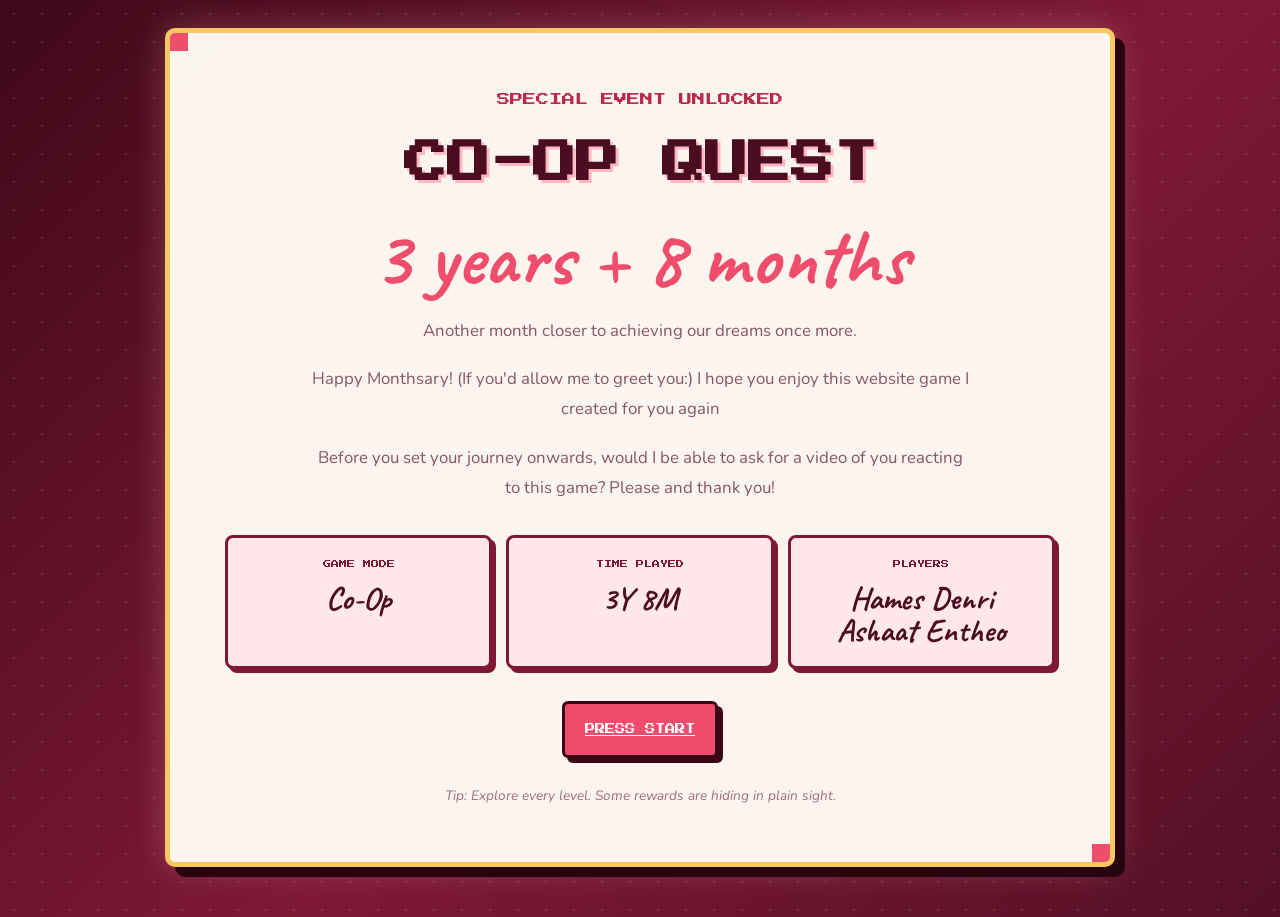
<file: index.html>
<!DOCTYPE html>
<html lang="en">
<head>
  <meta charset="UTF-8">
  <meta name="viewport" content="width=device-width, initial-scale=1.0">

  <title>Co-Op Quest: 3 Years + 8 Months</title>

  <link rel="stylesheet" href="game.css">
</head>

<body>
  <main class="game-screen">
    <section class="game-window">

      <p class="game-label">SPECIAL EVENT UNLOCKED</p>

      <h1 class="pixel-title">CO-OP QUEST</h1>

      <h2 class="handwritten-title">3 years + 8 months</h2>

      <p class="story-text">
        Another month closer to achieving our dreams once more.
      </p>

      <p class="story-text">
        Happy Monthsary! (If you'd allow me to greet you:) I hope you enjoy this website game I created for you again
      </p>

      <p class="story-text">
        Before you set your journey onwards, would I be able to ask for a video of you reacting to this game? Please and thank you!
      </p>

      <section class="stat-grid">
        <div class="stat-card">
          <span class="stat-name">GAME MODE</span>
          <span class="stat-value">Co-Op</span>
        </div>

        <div class="stat-card">
          <span class="stat-name">TIME PLAYED</span>
          <span class="stat-value">3Y 8M</span>
        </div>

        <div class="stat-card">
          <span class="stat-name">PLAYERS</span>
          <span class="stat-value">Hames Denri <br> Ashaat Entheo</span>
        </div>
      </section>

      <div class="button-area">
        <a class="game-button" href="memory.html">
          PRESS START
        </a>
      </div>

      <p class="tiny-note">
        Tip: Explore every level. Some rewards are hiding in plain sight.
      </p>

    </section>
  </main>
</body>
</html>
</file>
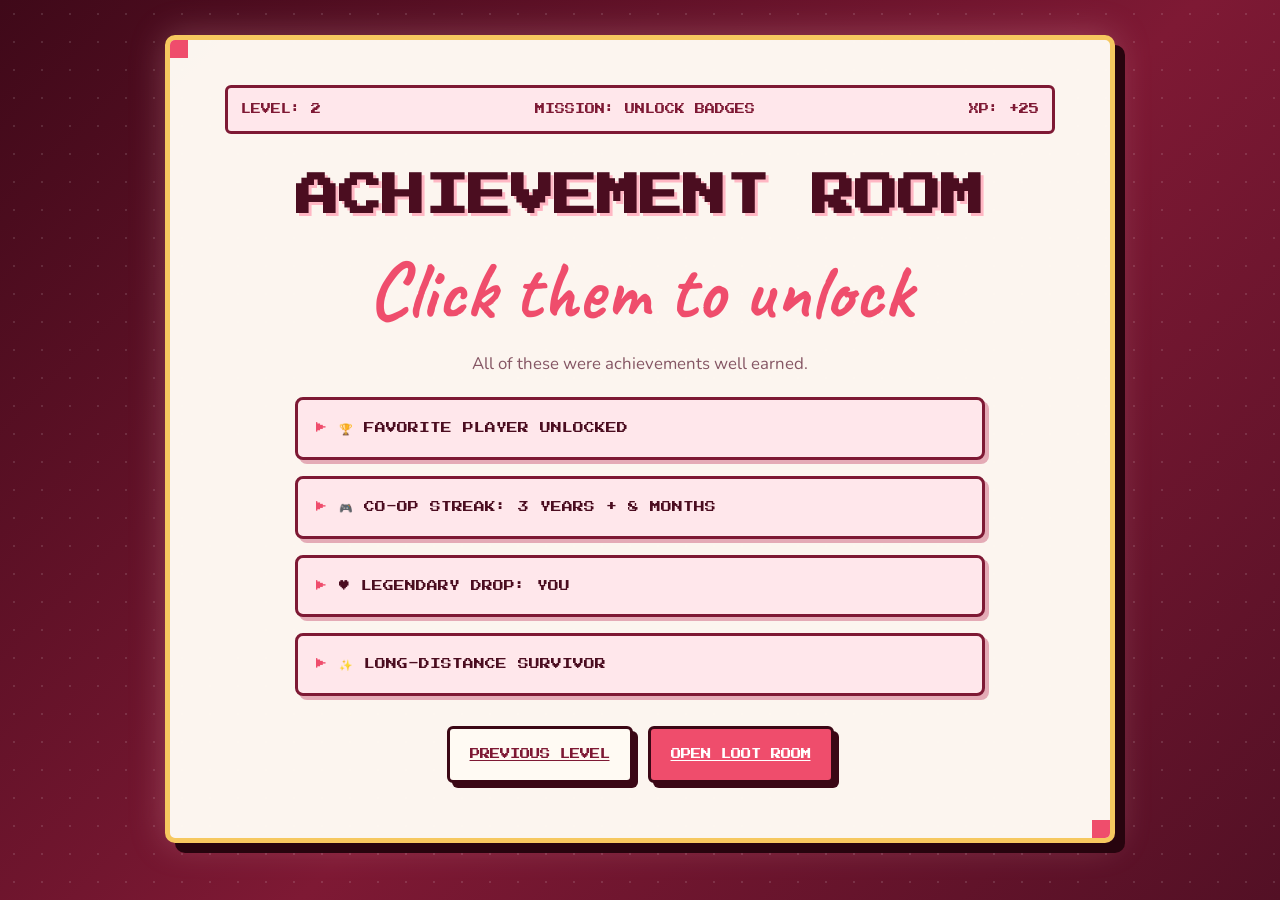
<file: achievements.html>
<!DOCTYPE html>
<html lang="en">
<head>
  <meta charset="UTF-8">
  <meta name="viewport" content="width=device-width, initial-scale=1.0">

  <title>Co-Op Quest: Achievements</title>

  <link rel="stylesheet" href="game.css">
</head>

<body>
  <main class="game-screen">
    <section class="game-window">

      <div class="hud">
        <span>LEVEL: 2</span>
        <span>MISSION: UNLOCK BADGES</span>
        <span>XP: +25</span>
      </div>

      <h1 class="pixel-title">ACHIEVEMENT ROOM</h1>

      <h2 class="handwritten-title">Click them to unlock</h2>

      <p class="story-text">
        All of these were achievements well earned.
      </p>

      <details class="unlock-card">
        <summary>🏆 FAVORITE PLAYER UNLOCKED</summary>
        <div class="unlock-content">
          <strong>Reward:</strong> Out of all the other players in each server I've been in, you became my "GG Frickin Ez". I logged into Schuller, dominated the class with you since we clashed academic wise. You became the Verity to my Falsity, so together we could be Loveity and take the Cruelty away. (Please don't be mad I put brainrot in this, I don't know how to flirt. I swear this is all very sincere, I just wanted to throw in something corny cause that's who I am)
        </div>
      </details>

      <details class="unlock-card">
        <summary>🎮 CO-OP STREAK: 3 YEARS + 8 MONTHS</summary>
        <div class="unlock-content">
          <strong>Reward:</strong> We were only joking before when I mentioned "We need to last longer than 2 years" and we actually did. I wasn't trying to look down on our capability to make it. But knowing we're closer to 4 years than 2 years now blows my mind every time. I'm in awful regret to have even thought of trying to walk away from that, it only hurt us both and I want to apologize sincerely for that and I will never have doubts like that again.
        </div>
      </details>

      <details class="unlock-card">
        <summary>♥ LEGENDARY DROP: YOU</summary>
        <div class="unlock-content">
          <strong>Reward:</strong> Rare item found. One person who mattered
          to me far more than any game item ever could. Thank you for still being considerate of me after everything. You give me reasons everyday why I shouldn't give up and continue pursuing my dreams, those dreams include our development as a couple.
        </div>
      </details>

      <details class="unlock-card">
        <summary>✨ LONG-DISTANCE SURVIVOR</summary>
        <div class="unlock-content">
          <strong>Reward:</strong> What I've been telling myself this whole time is that "If I've survived long distance for 2 years with the wrong person, then I'm sure I can survive long distance with whom I believe is the right person for me." You are also my motivation for everything I do, but most of my feelings before came from the fear of not letting you experience normal close relationships. I now know that something as shallow as that doesn't matter to you, and your reason for being with me is because you see me as a lifelong partner, not just someone you let stick around because you like the feeling of being in a relationship with someone.
        </div>
      </details>

      <div class="button-area">
        <a class="game-button secondary" href="memory.html">
          PREVIOUS LEVEL
        </a>

        <a class="game-button" href="lootbox.html">
          OPEN LOOT ROOM
        </a>
      </div>

    </section>
  </main>
</body>
</html>
</file>
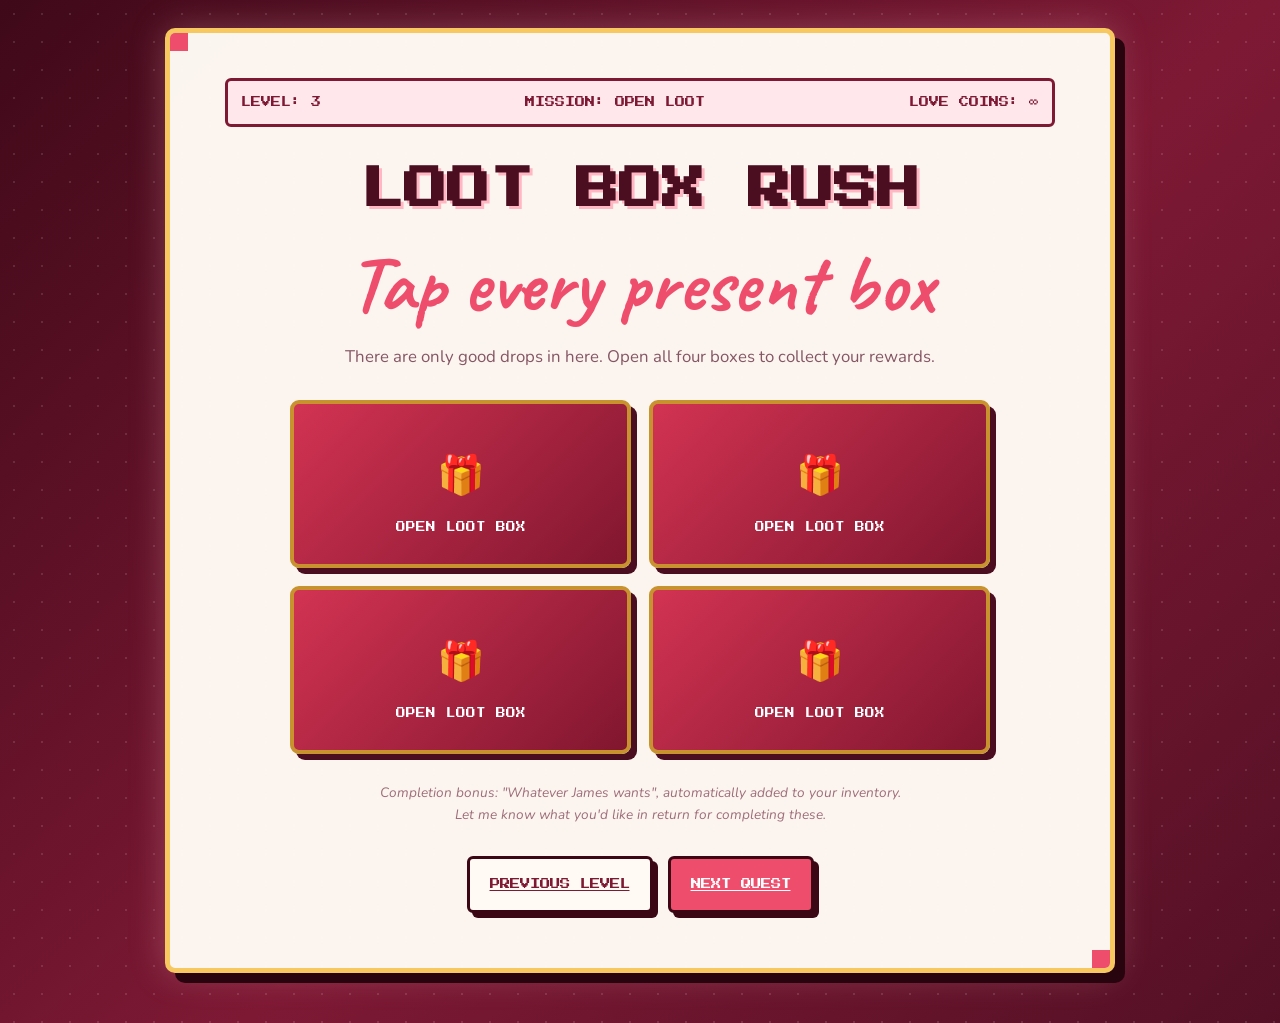
<file: lootbox.html>
<!DOCTYPE html>
<html lang="en">
<head>
  <meta charset="UTF-8">
  <meta name="viewport" content="width=device-width, initial-scale=1.0">

  <title>Co-Op Quest: Loot Room</title>

  <link rel="stylesheet" href="game.css">
</head>

<body>
  <main class="game-screen">
    <section class="game-window">

      <div class="hud">
        <span>LEVEL: 3</span>
        <span>MISSION: OPEN LOOT</span>
        <span>LOVE COINS: ∞</span>
      </div>

      <h1 class="pixel-title">LOOT BOX RUSH</h1>

      <h2 class="handwritten-title">Tap every present box</h2>

      <p class="story-text">
        There are only good drops in here.
        Open all four boxes to collect your rewards.
      </p>

      <section class="loot-grid">

        <details class="loot-card">
          <summary>OPEN LOOT BOX</summary>
          <div class="loot-reward">
            +100 comfort points<br>
            You make hard days feel a little lighter, even when we're fighting or not talking, all I look for whenever I'm having a tough time, I look for you to talk to, but as much as I've been wanting to do that, I don't want to disrupt your peace with problems you have no duty to listen in to. Just know I've been thinking about you in my everyday life and how sorry I am that I hurt you.
          </div>
        </details>

        <details class="loot-card">
          <summary>OPEN LOOT BOX</summary>
          <div class="loot-reward">
            Rare item found:<br>
            One flight ticket back home :D ! I finally figured out how easy it is to be able to go home and still go back to canada, it didn't need too much extra documents. Instead of my parents coming to canada, I would go home since I feel extremely home sick each time. I probably won't be able to to go this december but me going home on April 2027 is for sure already !! 
          </div>
        </details>

        <details class="loot-card">
          <summary>OPEN LOOT BOX</summary>
          <div class="loot-reward">
            Secret buff unlocked:<br>
            I'll give you even more support and help whenever you need it. Motivation? I'll provide it for you wholeheartedly. Feeling down? I'll do my best to cheer you up in any way that can help. Just need a break from everything? I'll be your rest, I won't be that difficult girl to be with anymore, I'll finally become that person who gives you peace rather than fear. I'll become the person, the partner you need me to be.
          </div>
        </details>

        <details class="loot-card">
          <summary>OPEN LOOT BOX</summary>
          <div class="loot-reward">
            Legendary drop:<br>
            You have my heart, my commitment, and my entire life. That's a promise I intend to fully keep, no more games, no more silly overthinking when you don't give me a reason to, I'll start thinking securely like we're already a married couple that are just away for work. I will become the chill girlfriend but at the same time, I will flex you, and be proud of you to let everyone know that I'm taken by an amazing man.
          </div>
        </details>

      </section>

      <p class="tiny-note">
        Completion bonus: "Whatever James wants", automatically added to your inventory. <br> Let me know what you'd like in return for completing these.
      </p>

      <div class="button-area">
        <a class="game-button secondary" href="achievements.html">
          PREVIOUS LEVEL
        </a>

        <a class="game-button" href="questboard.html">
          NEXT QUEST
        </a>
      </div>

    </section>
  </main>
</body>
</html>
</file>
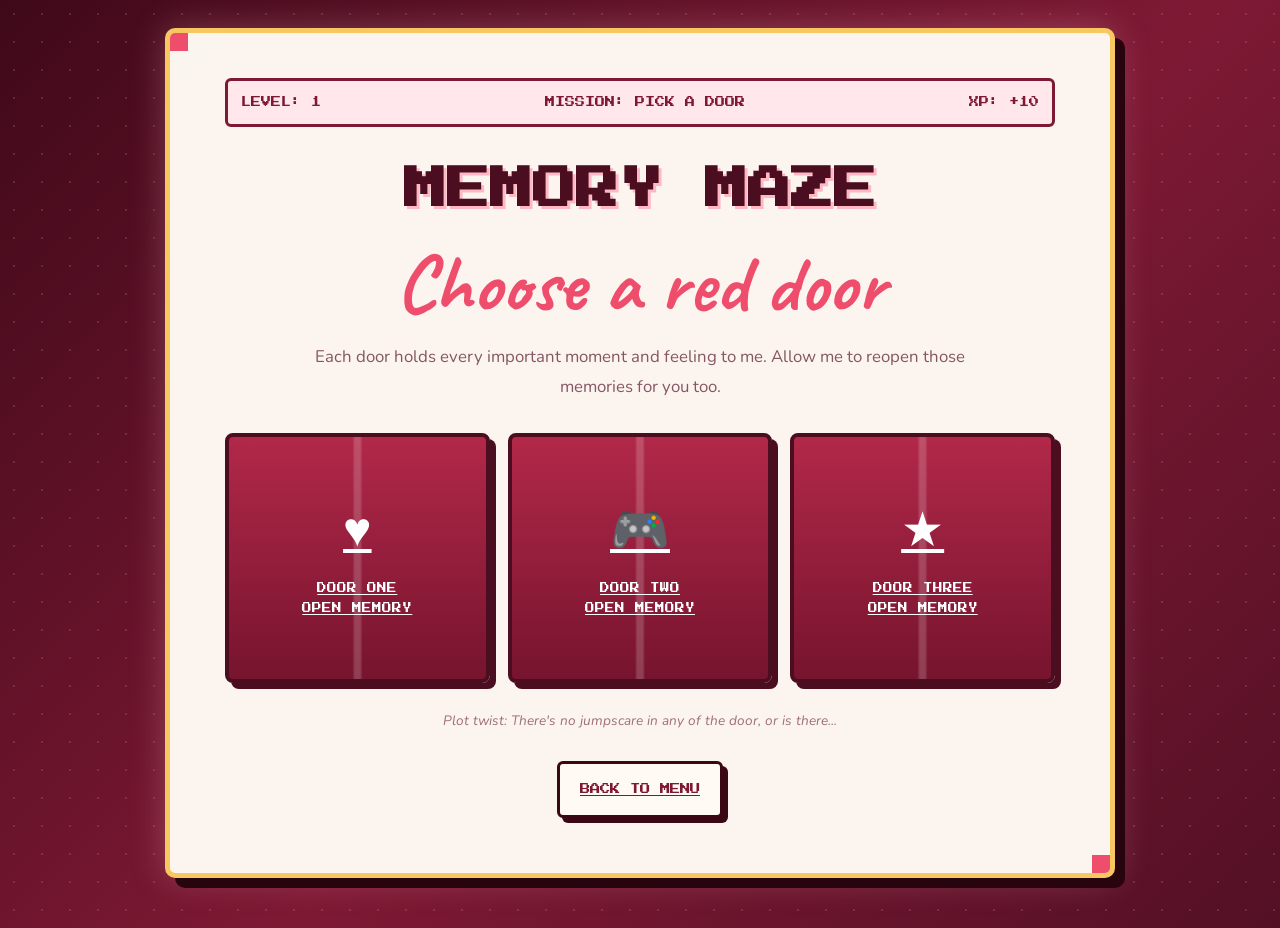
<file: memory.html>
<!DOCTYPE html>
<html lang="en">
<head>
  <meta charset="UTF-8">
  <meta name="viewport" content="width=device-width, initial-scale=1.0">

  <title>Co-Op Quest: Memory Doors</title>

  <link rel="stylesheet" href="game.css">
</head>

<body>
  <main class="game-screen">
    <section class="game-window">

      <div class="hud">
        <span>LEVEL: 1</span>
        <span>MISSION: PICK A DOOR</span>
        <span>XP: +10</span>
      </div>

      <h1 class="pixel-title">MEMORY MAZE</h1>

      <h2 class="handwritten-title">Choose a red door</h2>

      <p class="story-text">
        Each door holds every important moment and feeling to me. Allow me to reopen those memories for you too.
      </p>

      <section class="door-grid">

        <a class="memory-door" href="one.html">
          <span class="door-icon">♥</span>
          <span class="door-text">
            DOOR ONE<br>
            OPEN MEMORY
          </span>
        </a>

        <a class="memory-door" href="two.html">
          <span class="door-icon">🎮</span>
          <span class="door-text">
            DOOR TWO<br>
            OPEN MEMORY
          </span>
        </a>

        <a class="memory-door" href="three.html">
          <span class="door-icon">★</span>
          <span class="door-text">
            DOOR THREE<br>
            OPEN MEMORY
          </span>
        </a>

      </section>

      <p class="tiny-note">
        Plot twist: There's no jumpscare in any of the door, or is there...
      </p>

      <div class="button-area">
        <a class="game-button secondary" href="index.html">
          BACK TO MENU
        </a>
      </div>

    </section>
  </main>
</body>
</html>
</file>
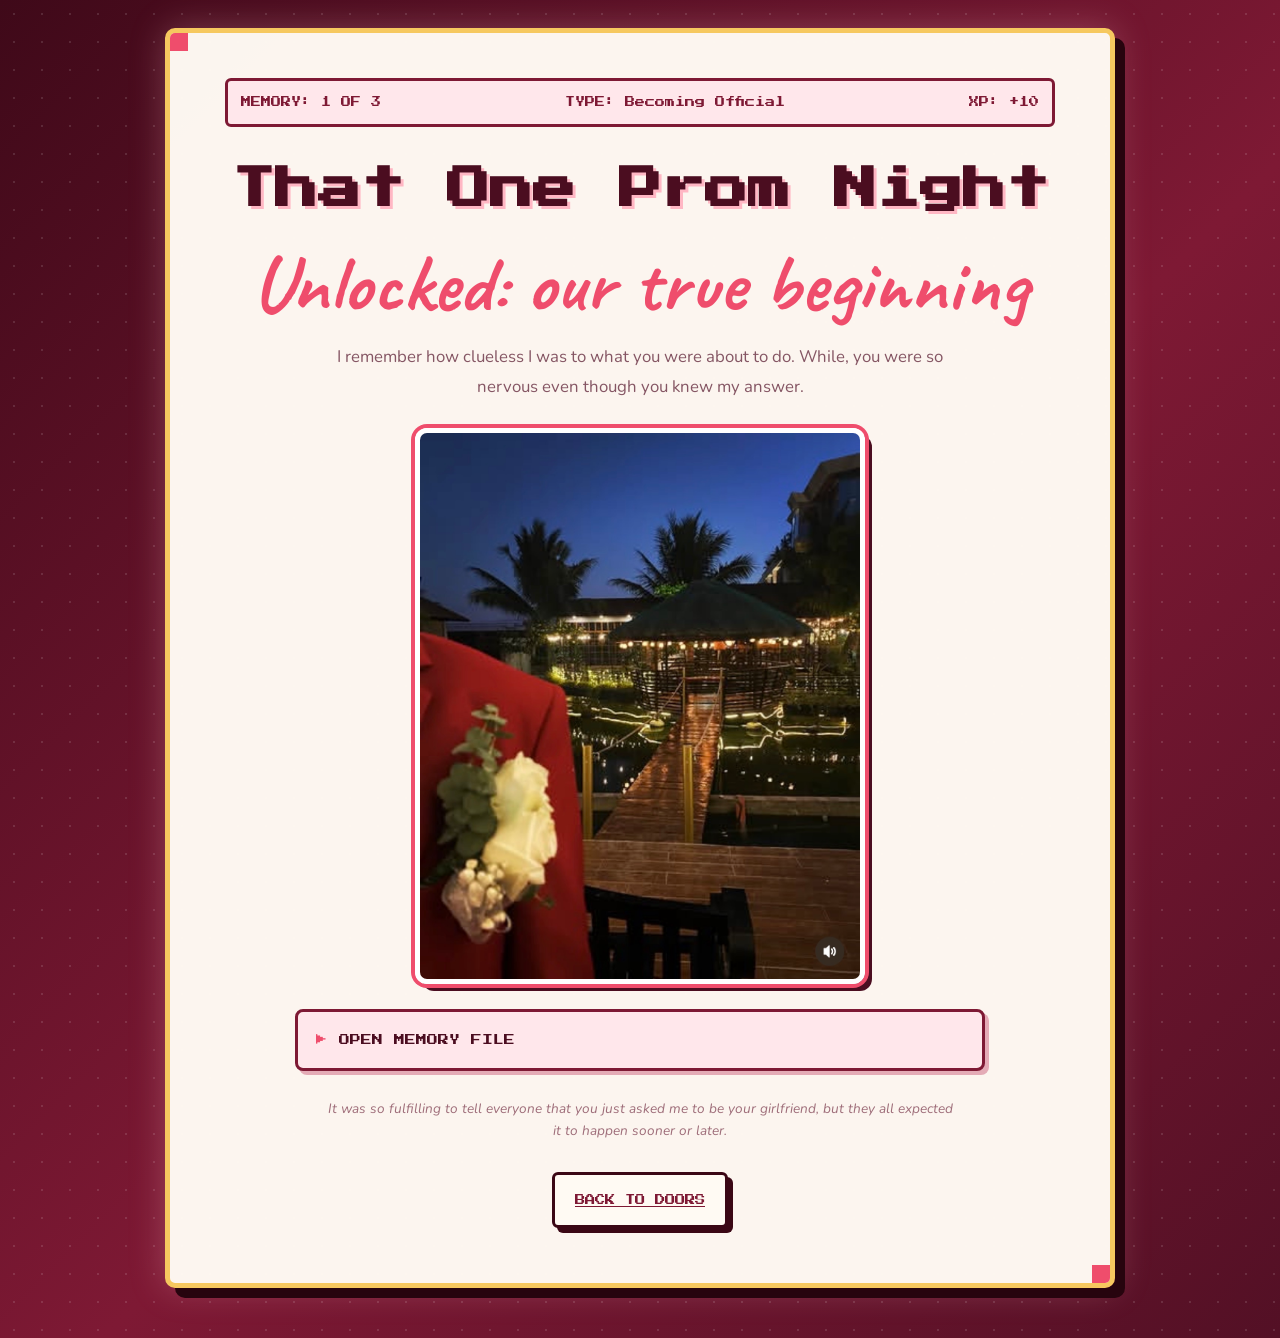
<file: one.html>
<!DOCTYPE html>
<html lang="en">
<head>
  <meta charset="UTF-8">
  <meta name="viewport" content="width=device-width, initial-scale=1.0">

  <title>Co-Op Quest: Warm Memory</title>

  <link rel="stylesheet" href="game.css">
</head>

<body>
  <main class="game-screen">
    <section class="game-window">

      <div class="hud">
        <span>MEMORY: 1 OF 3</span>
        <span>TYPE: Becoming Official</span>
        <span>XP: +10</span>
      </div>

      <h1 class="pixel-title">That One Prom Night</h1>

      <h2 class="handwritten-title">Unlocked: our true beginning</h2>

      <p class="story-text">
        I remember how clueless I was to what you were about to do. While, you were so nervous even though you knew my answer.
      </p>

      
      <img class="memory-photo" src="images/first.jpeg" alt="The moment it all happened" title="A few seconds before we fully chose each other">
      

      <details class="unlock-card">
        <summary>OPEN MEMORY FILE</summary>

        <div class="unlock-content">
          <strong>Memory unlocked:</strong>
          My requirement for you at the time was that we both had to be okay with telling our families about our relationship since I didn't want us to hide what we had if we were actually serious about one another. It was mainly a test for you, I was scared that you were only dating me because you had no other option. But now looking back at it, you truly did love me, and you've been consistent at doing that for so long.
          You got me the most beautiful forever flowers that are still displayed back home to this day. Thank you.     
        </div>
      </details>

      <p class="tiny-note">
        It was so fulfilling to tell everyone that you just asked me to be your girlfriend, but they all expected it to happen sooner or later. 
      </p>

      <div class="button-area">
        <a class="game-button secondary" href="memory.html">
          BACK TO DOORS
        </a>
      </div>

    </section>
  </main>
</body>
</html>
</file>
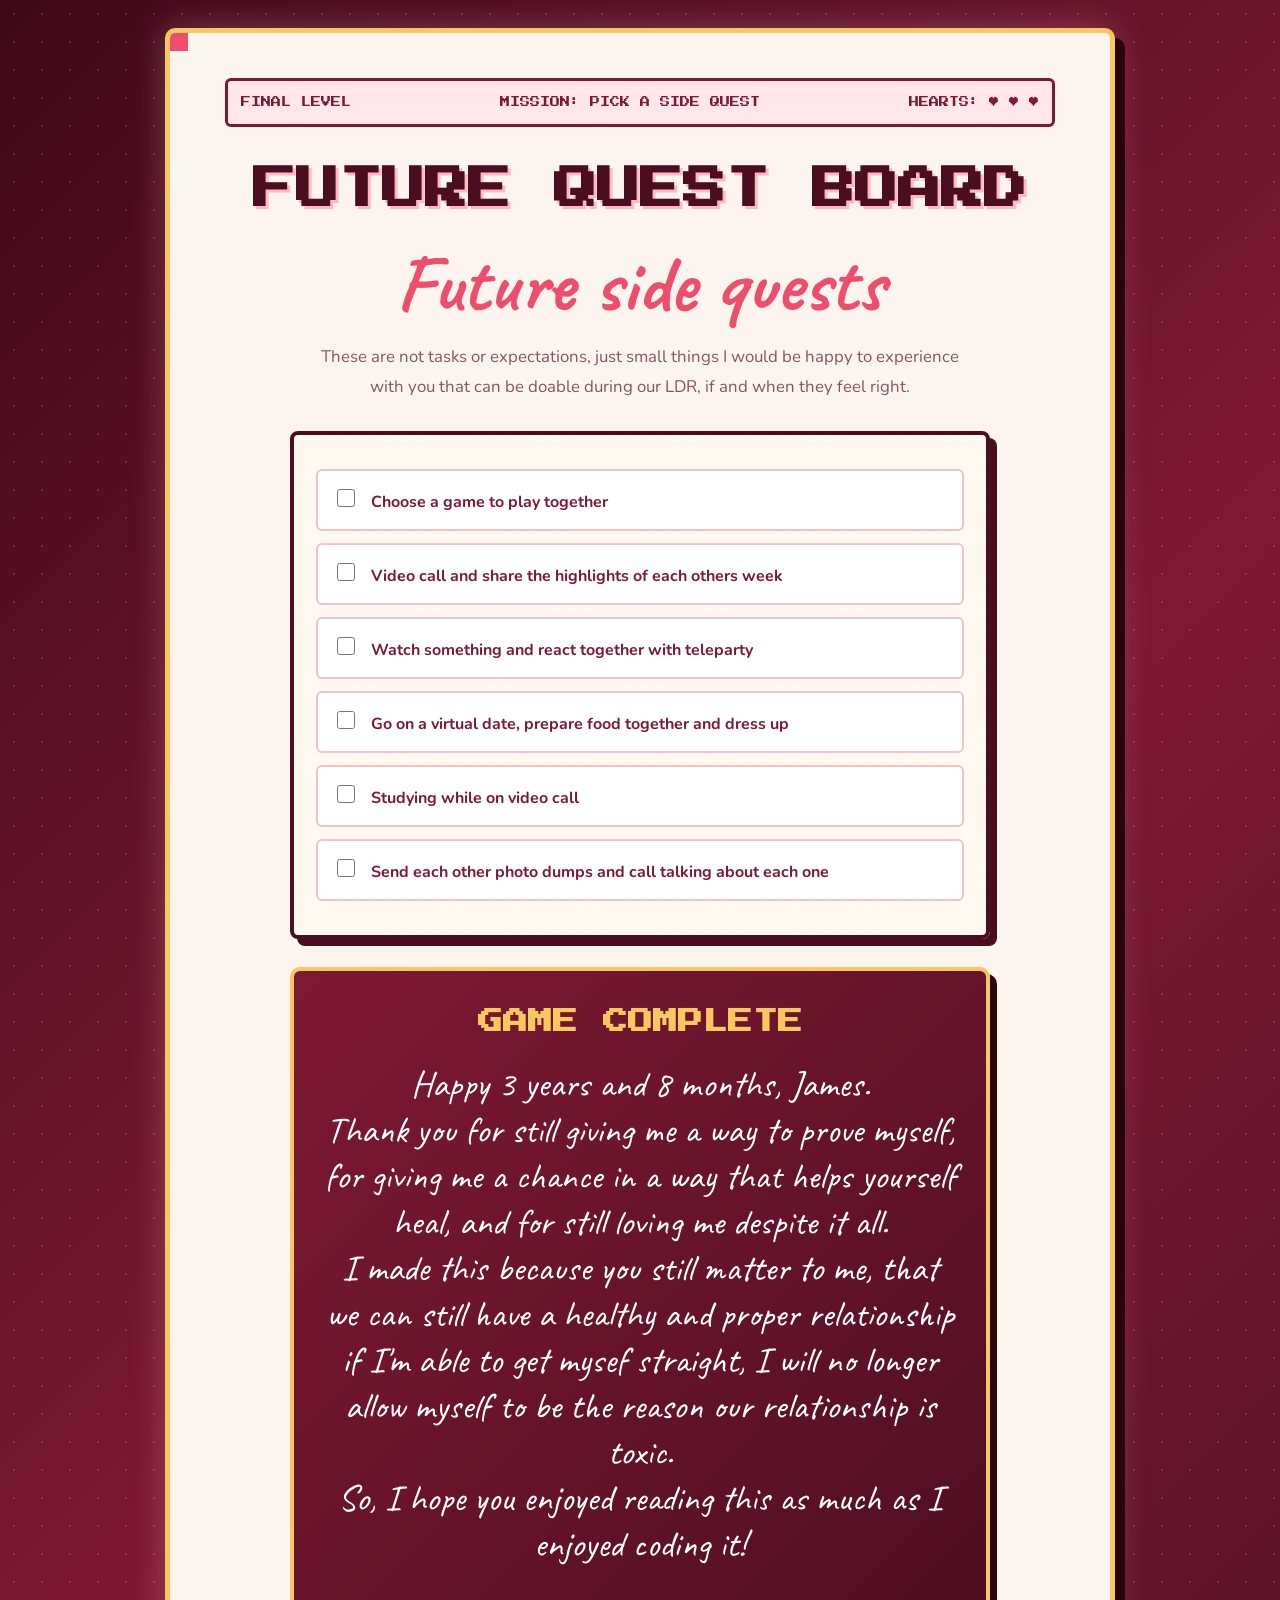
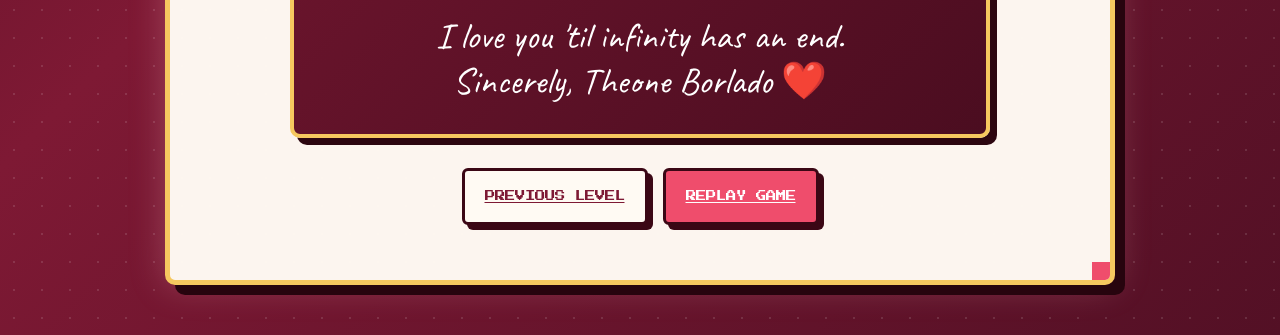
<file: questboard.html>
<!DOCTYPE html>
<html lang="en">
<head>
  <meta charset="UTF-8">
  <meta name="viewport" content="width=device-width, initial-scale=1.0">

  <title>Co-Op Quest: Quest Board</title>

  <link rel="stylesheet" href="game.css">
</head>

<body>
  <main class="game-screen">
    <section class="game-window">

      <div class="hud">
        <span>FINAL LEVEL</span>
        <span>MISSION: PICK A SIDE QUEST</span>
        <span>HEARTS: ♥ ♥ ♥</span>
      </div>

      <h1 class="pixel-title">FUTURE QUEST BOARD</h1>

      <h2 class="handwritten-title">Future side quests</h2>

      <p class="story-text">
        These are not tasks or expectations, just small things I would
        be happy to experience with you that can be doable during our LDR, if and when they feel right.
      </p>

      <section class="quest-board">

        <label class="quest-item">
          <input type="checkbox">
          Choose a game to play together
        </label>

        <label class="quest-item">
          <input type="checkbox">
          Video call and share the highlights of each others week
        </label>

        <label class="quest-item">
          <input type="checkbox">
          Watch something and react together with teleparty
        </label>

        <label class="quest-item">
          <input type="checkbox">
          Go on a virtual date, prepare food together and dress up
        </label>

        <label class="quest-item">
          <input type="checkbox">
          Studying while on video call
        </label>

        <label class="quest-item">
          <input type="checkbox">
          Send each other photo dumps and call talking about each one
        </label>

      </section>

      <section class="end-card">
        <h2>GAME COMPLETE</h2>

        <p>
          Happy 3 years and 8 months, James.<br>
          Thank you for still giving me a way to prove myself, for giving me a chance in a way that helps yourself heal, and for still loving me despite it all.<br>
          I made this because you still matter to me, that we can still have a healthy and proper relationship if I'm able to get mysef straight, I will no longer allow myself to be the reason our relationship is toxic.<br>
          So, I hope you enjoyed reading this as much as I enjoyed coding it! <br>
          <br>
          I love you 'til infinity has an end. <br>
          Sincerely, Theone Borlado ❤️
        </p>
      </section>

      <div class="button-area">
        <a class="game-button secondary" href="lootbox.html">
          PREVIOUS LEVEL
        </a>

        <a class="game-button" href="index.html">
          REPLAY GAME
        </a>
      </div>

    </section>
  </main>
</body>
</html>
</file>
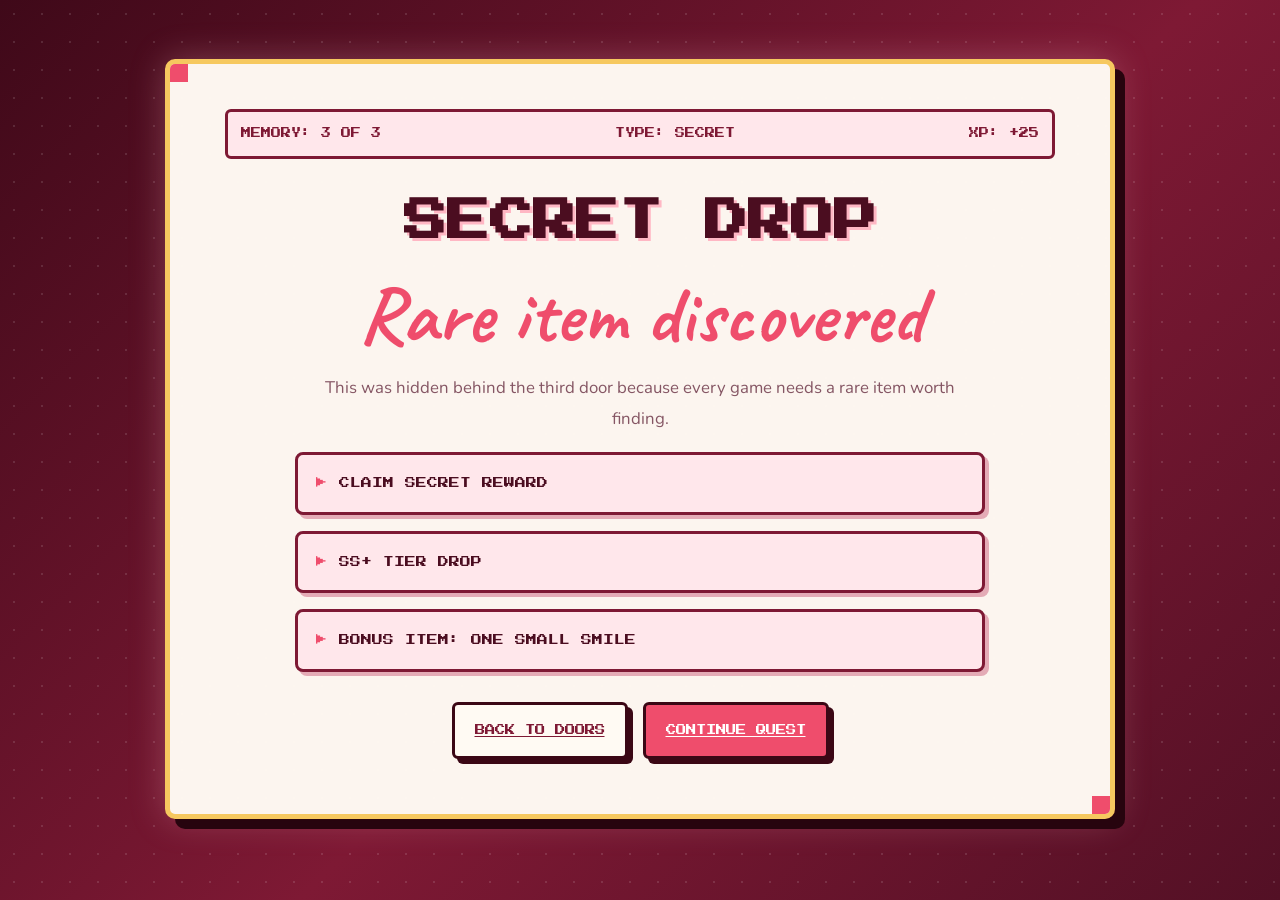
<file: three.html>
<!DOCTYPE html>
<html lang="en">
<head>
  <meta charset="UTF-8">
  <meta name="viewport" content="width=device-width, initial-scale=1.0">

  <title>Co-Op Quest: Secret Drop</title>

  <link rel="stylesheet" href="game.css">
</head>

<body>
  <main class="game-screen">
    <section class="game-window">

      <div class="hud">
        <span>MEMORY: 3 OF 3</span>
        <span>TYPE: SECRET</span>
        <span>XP: +25</span>
      </div>

      <h1 class="pixel-title">SECRET DROP</h1>

      <h2 class="handwritten-title">Rare item discovered</h2>

      <p class="story-text">
        This was hidden behind the third door because every game needs
        a rare item worth finding.
      </p>

      <details class="unlock-card">
        <summary>CLAIM SECRET REWARD</summary>

        <img class="memory-photo" src="images/hug.jpg" alt="Emotional photo of us at the airport" title="How tight I'll keep you from now on">  

        <div class="unlock-content">
          <strong>Legendary reward:</strong>
          You were, and still are, someone I feel grateful to have known
          so closely. Thank you for all the moments that became part of me. You've become a part of my past, present, and future, I'd rather not imagine what it would be like if I give up on us now and regret not being a better partner for you. So I'm still dedicated in sharing my life with the person I see myself growing old with, I'll never make the mistake of letting you go ever again cause I am not ready to face the consequences of it. You won't catch me lacking no more.
        </div>
      </details>

      <details class="unlock-card">
        <summary>SS+ TIER DROP</summary>

        <img class="memory-photo" src="images/jumpscare.jpg" alt="Funniest first move idea" title="Your silly convo starter idea">

        <div class="unlock-content">
          <strong>0.00001% Drop Rate:</strong> I loved how silly and stupid this topic was. Why? Because it showed that you just wanted to talk to me no matter what we'd be talking about. The fact you'd go out of your way to ask me what my favorite number in the electric fan is made my heart flutter and do backflips, I don't really know why I feel that way to be honest but I will never get tired of telling other people about this convo.
        </div>
      </details>

      <details class="unlock-card">
        <summary>BONUS ITEM: ONE SMALL SMILE</summary>

        <div class="unlock-content">
          If these doors were able to make you smile and look back to one of our greatest memories throughout our 3 year and 8 month period, then this quest has succesfully been completed.
        </div>
      </details>

      <div class="button-area">
        <a class="game-button secondary" href="memory.html">
          BACK TO DOORS
        </a>

        <a class="game-button" href="achievements.html">
          CONTINUE QUEST
        </a>
      </div>

    </section>
  </main>
</body>
</html>
</file>
<file: game.css>
@import url("https://fonts.googleapis.com/css2?family=Caveat:wght@500;600;700&family=Nunito:wght@400;600;700;800&family=Press+Start+2P&display=swap");

:root {
  --dark-red: #4b0d20;
  --wine-red: #7e1934;
  --red: #ba2949;
  --bright-red: #ef4d6c;
  --pink: #ffb7c4;
  --soft-pink: #ffe7eb;
  --cream: #fffaf3;
  --gold: #f6c85f;
  --dark-gold: #c8932e;
  --text: #451b27;
  --muted: #855664;
  --white: #ffffff;
}

* {
  box-sizing: border-box;
}

html {
  min-height: 100%;
}

body {
  min-height: 100vh;
  margin: 0;
  color: var(--text);
  font-family: "Nunito", Arial, sans-serif;
  background-color: var(--dark-red);
  background-image:
    radial-gradient(circle, rgba(255, 255, 255, 0.12) 1px, transparent 1.5px),
    linear-gradient(135deg, #3f0919, #7e1934 55%, #531025);
  background-size: 28px 28px, auto;
}

/* Main game frame */

.game-screen {
  width: min(950px, 92%);
  min-height: 100vh;
  margin: auto;
  padding: 28px 0 50px;
  display: flex;
  flex-direction: column;
  justify-content: center;
}

.game-window {
  position: relative;
  overflow: hidden;
  padding: clamp(28px, 5vw, 55px);
  border: 5px solid var(--gold);
  border-radius: 10px;
  background: rgba(255, 250, 243, 0.98);
  box-shadow:
    10px 10px 0 #27040e,
    0 0 35px rgba(255, 183, 196, 0.28);
}

.game-window::before,
.game-window::after {
  position: absolute;
  width: 18px;
  height: 18px;
  content: "";
  background: var(--bright-red);
}

.game-window::before {
  top: 0;
  left: 0;
}

.game-window::after {
  right: 0;
  bottom: 0;
}

/* Top information bar */

.hud {
  display: flex;
  justify-content: space-between;
  gap: 12px;
  margin: -10px 0 30px;
  padding: 13px;
  border: 3px solid var(--wine-red);
  border-radius: 6px;
  background: var(--soft-pink);
  color: var(--wine-red);
  font-family: "Press Start 2P", monospace;
  font-size: clamp(0.48rem, 1.5vw, 0.63rem);
  line-height: 1.7;
}

.hud span {
  text-align: center;
}

/* Typography */

.game-label {
  margin: 0 0 18px;
  color: var(--red);
  font-family: "Press Start 2P", monospace;
  font-size: clamp(0.58rem, 2vw, 0.82rem);
  line-height: 1.9;
  text-align: center;
}

.pixel-title {
  margin: 0 0 20px;
  color: var(--dark-red);
  font-family: "Press Start 2P", monospace;
  font-size: clamp(1.25rem, 4vw, 2.7rem);
  line-height: 1.55;
  text-align: center;
  text-shadow: 3px 3px 0 var(--pink);
}

.handwritten-title {
  margin: 0 0 18px;
  color: var(--bright-red);
  font-family: "Caveat", cursive;
  font-size: clamp(2.7rem, 8vw, 5rem);
  line-height: 1;
  text-align: center;
}

.story-text {
  max-width: 660px;
  margin: 0 auto 18px;
  color: var(--muted);
  font-size: 1.05rem;
  line-height: 1.8;
  text-align: center;
}

.tiny-note {
  max-width: 630px;
  margin: 27px auto 0;
  color: #9e6d79;
  font-size: 0.85rem;
  font-style: italic;
  line-height: 1.6;
  text-align: center;
}

/* Buttons */

.button-area {
  display: flex;
  flex-wrap: wrap;
  justify-content: center;
  gap: 15px;
  margin-top: 30px;
}

.game-button {
  display: inline-block;
  padding: 16px 20px;
  border: 3px solid #3b0715;
  border-radius: 6px;
  background: var(--bright-red);
  color: var(--white);
  box-shadow: 5px 5px 0 #3b0715;
  font-family: "Press Start 2P", monospace;
  font-size: 0.65rem;
  line-height: 1.8;
  text-align: center;
  transition: 0.15s ease;
}

.game-button:hover {
  transform: translate(3px, 3px);
  background: #ce294b;
  box-shadow: 2px 2px 0 #3b0715;
}

.game-button.secondary {
  background: var(--cream);
  color: var(--wine-red);
}

.game-button.secondary:hover {
  background: var(--soft-pink);
}

/* Start screen stats */

.stat-grid {
  display: grid;
  grid-template-columns: repeat(3, 1fr);
  gap: 14px;
  margin: 32px 0;
}

.stat-card {
  padding: 19px 12px;
  border: 3px solid var(--wine-red);
  border-radius: 8px;
  background: var(--soft-pink);
  box-shadow: 4px 4px 0 var(--wine-red);
  text-align: center;
}

.stat-name {
  display: block;
  margin-bottom: 12px;
  color: var(--wine-red);
  font-family: "Press Start 2P", monospace;
  font-size: 0.5rem;
  line-height: 1.8;
}

.stat-value {
  color: var(--dark-red);
  font-family: "Caveat", cursive;
  font-size: 2rem;
  font-weight: bold;
  line-height: 1;
}

/* Memory doors */

.door-grid {
  display: grid;
  grid-template-columns: repeat(3, 1fr);
  gap: 18px;
  margin: 30px 0 10px;
}

.memory-door {
  min-height: 250px;
  padding: 20px 14px;
  display: flex;
  flex-direction: column;
  justify-content: center;
  border: 4px solid var(--dark-red);
  border-radius: 8px;
  background:
    linear-gradient(90deg, transparent 48%, rgba(255, 255, 255, 0.18) 49%, rgba(255, 255, 255, 0.18) 51%, transparent 52%),
    linear-gradient(#b22849, #76142e);
  box-shadow: 6px 6px 0 var(--dark-red);
  color: var(--white);
  text-align: center;
  transition: 0.2s ease;
}

.memory-door:hover {
  transform: translateY(-6px);
  background:
    linear-gradient(90deg, transparent 48%, rgba(255, 255, 255, 0.25) 49%, rgba(255, 255, 255, 0.25) 51%, transparent 52%),
    linear-gradient(#e64666, #941a39);
}

.door-icon {
  display: block;
  margin-bottom: 16px;
  font-size: 3rem;
}

.door-text {
  font-family: "Press Start 2P", monospace;
  font-size: 0.6rem;
  line-height: 2;
}

/* Unlock cards */

.unlock-card {
  max-width: 690px;
  margin: 16px auto;
  overflow: hidden;
  border: 3px solid var(--wine-red);
  border-radius: 8px;
  background: var(--soft-pink);
  box-shadow: 4px 4px 0 #e4abb6;
}

.unlock-card summary {
  padding: 18px;
  cursor: pointer;
  color: var(--dark-red);
  font-family: "Press Start 2P", monospace;
  font-size: clamp(0.54rem, 1.6vw, 0.68rem);
  line-height: 1.9;
  list-style: none;
}

.unlock-card summary::-webkit-details-marker {
  display: none;
}

.unlock-card summary::before {
  margin-right: 12px;
  content: "▶";
  color: var(--bright-red);
}

.unlock-card[open] summary::before {
  content: "▼";
}

.unlock-card[open] {
  background: #ffd7df;
}

.unlock-content {
  padding: 3px 21px 22px;
  color: var(--muted);
  line-height: 1.75;
}

.unlock-content strong {
  color: var(--red);
}

/* Loot boxes */

.loot-grid {
  display: grid;
  grid-template-columns: repeat(2, 1fr);
  gap: 18px;
  max-width: 700px;
  margin: 28px auto;
}

.loot-card {
  border: 4px solid var(--dark-gold);
  border-radius: 9px;
  background: linear-gradient(135deg, #d23352, #81162f);
  box-shadow: 6px 6px 0 var(--dark-red);
}

.loot-card summary {
  padding: 27px 15px;
  cursor: pointer;
  color: white;
  font-family: "Press Start 2P", monospace;
  font-size: 0.6rem;
  line-height: 2;
  list-style: none;
  text-align: center;
}

.loot-card summary::-webkit-details-marker {
  display: none;
}

.loot-card summary::before {
  display: block;
  margin-bottom: 10px;
  content: "🎁";
  font-size: 2.4rem;
}

.loot-card[open] {
  background: #fff3d7;
}

.loot-card[open] summary {
  color: var(--wine-red);
}

.loot-card[open] summary::before {
  content: "✨";
}

.loot-reward {
  padding: 5px 18px 23px;
  color: var(--wine-red);
  font-family: "Caveat", cursive;
  font-size: 1.8rem;
  line-height: 1.1;
  text-align: center;
}

/* Quest board */

.quest-board {
  max-width: 700px;
  margin: 28px auto;
  padding: 22px;
  border: 4px solid var(--dark-red);
  border-radius: 8px;
  background:
    linear-gradient(rgba(255, 249, 241, 0.9), rgba(255, 249, 241, 0.9)),
    repeating-linear-gradient(45deg, transparent 0 10px, rgba(126, 25, 52, 0.06) 10px 12px);
  box-shadow: 7px 7px 0 var(--dark-red);
}

.quest-item {
  display: block;
  margin: 12px 0;
  padding: 15px;
  cursor: pointer;
  border: 2px solid #edc4cb;
  border-radius: 6px;
  background: var(--white);
  color: var(--wine-red);
  font-weight: bold;
  line-height: 1.5;
  transition: 0.2s ease;
}

.quest-item:hover {
  background: var(--soft-pink);
}

.quest-item input {
  width: 18px;
  height: 18px;
  margin-right: 12px;
  accent-color: var(--bright-red);
}

.quest-item:has(input:checked) {
  border-color: var(--bright-red);
  background: #ffdce3;
  color: var(--dark-red);
  text-decoration: line-through;
}

/* Ending page */

.end-card {
  max-width: 700px;
  margin: 25px auto 0;
  padding: 30px;
  border: 4px solid var(--gold);
  border-radius: 10px;
  background: linear-gradient(135deg, #7e1934, #4b0d20);
  box-shadow: 7px 7px 0 #2c0610;
  color: var(--white);
  text-align: center;
}

.end-card h2 {
  margin: 0 0 18px;
  color: var(--gold);
  font-family: "Press Start 2P", monospace;
  font-size: clamp(1rem, 3vw, 1.55rem);
  line-height: 1.7;
}

.end-card p {
  margin: 0;
  font-family: "Caveat", cursive;
  font-size: clamp(1.7rem, 4vw, 2.3rem);
  line-height: 1.25;
}

/* Mobile */

@media (max-width: 680px) {
  .game-window {
    border-width: 3px;
    box-shadow: 6px 6px 0 #27040e;
  }

  .hud {
    flex-direction: column;
  }

  .stat-grid,
  .door-grid,
  .loot-grid {
    grid-template-columns: 1fr;
  }

  .memory-door {
    min-height: 160px;
  }
}
.memory-map {
  display: flex;
  flex-wrap: wrap;
  justify-content: center;
  gap: 10px;
  margin: 30px auto 0;
  padding-top: 24px;
  border-top: 2px dashed #e7b3be;
}

.memory-map-label {
  width: 100%;
  margin: 0 0 5px;
  color: var(--wine-red);
  font-family: "Press Start 2P", monospace;
  font-size: 0.52rem;
  line-height: 1.8;
  text-align: center;
}

.memory-map a,
.memory-map .current-memory {
  display: inline-block;
  padding: 11px 12px;
  border: 3px solid var(--dark-red);
  border-radius: 5px;
  background: var(--cream);
  color: var(--wine-red);
  box-shadow: 3px 3px 0 var(--dark-red);
  font-family: "Press Start 2P", monospace;
  font-size: 0.52rem;
  line-height: 1.7;
  text-align: center;
}

.memory-map a:hover {
  transform: translate(2px, 2px);
  background: var(--soft-pink);
  box-shadow: 1px 1px 0 var(--dark-red);
}

.memory-map .current-memory {
  background: var(--bright-red);
  color: white;
  box-shadow: none;
  transform: translate(2px, 2px);
}

.memory-photo {
  display: block;
  width: min(100%, 450px);
  height: auto;
  margin: 25px auto;

  border: 5px solid white;
  border-radius: 12px;

  box-shadow: 
  0 0 0 4px var(--bright-red),
  7px 7px 0 var(--dark-red);
}

.memory-video {
  display: block;
  width: min(100%, 550px);
  height: auto;
  max-height: 500px;
  margin: 25px auto;

  background: #240710;
  object-fit: contain;

  border: 5px solid white;
  border-radius: 12px;

  box-shadow:
    0 0 0 4px var(--bright-red),
    7px 7px 0 var(--dark-red);
}
</file>
